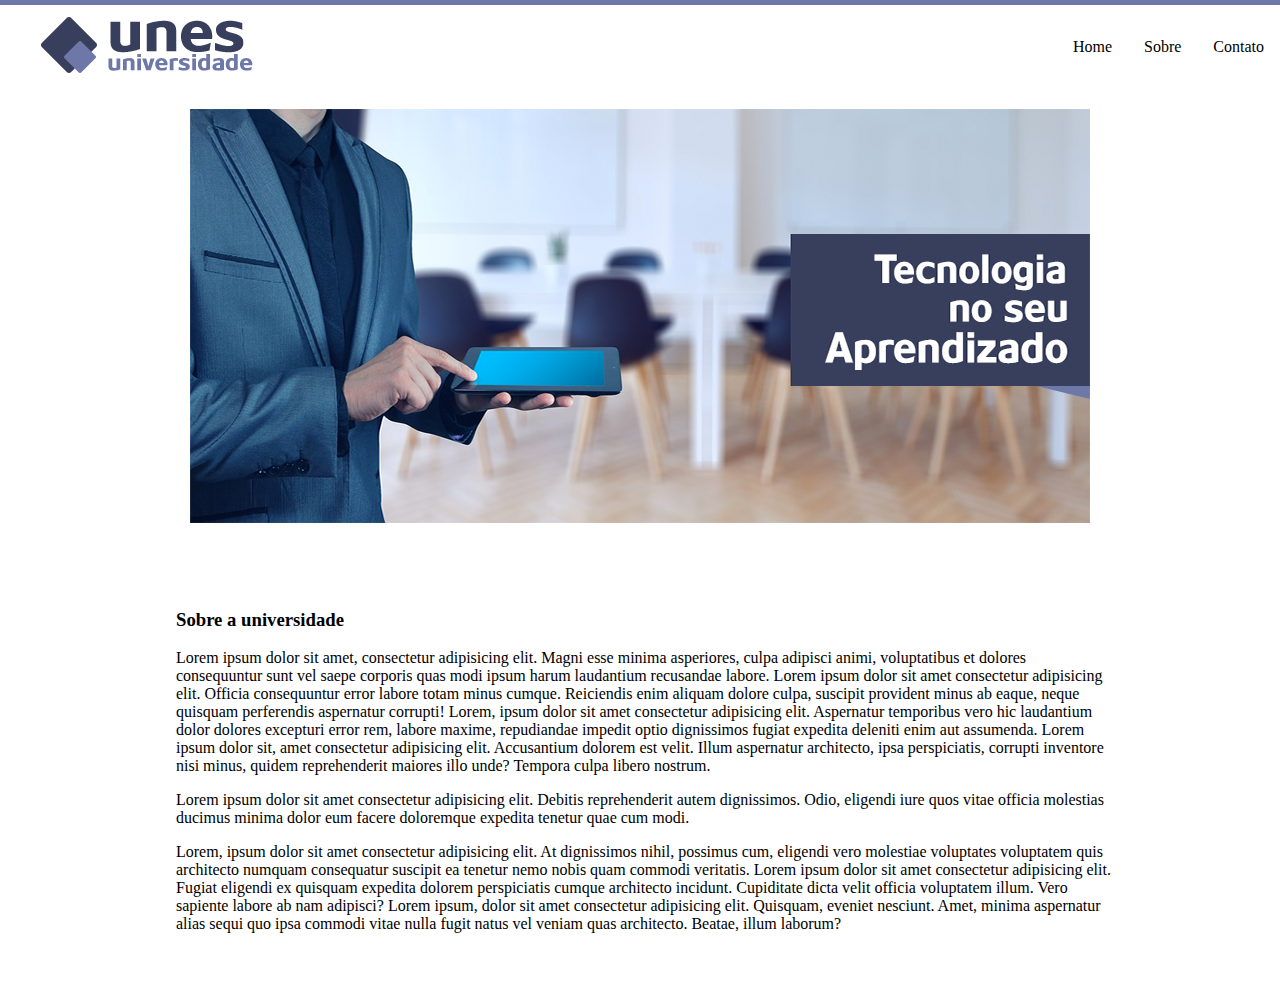
<file: index.html>
<!DOCTYPE html>
<html lang="pt-BR">

<head>
    <meta charset="UTF-8" />
    <meta name="viewport" content="width=device-width, initial-scale=1" />
    <title>UNES - Home</title>
    <link rel="stylesheet" href="style.css" />
</head>

<body>
    <header>
        <figure>
            <img src="logo.png" alt="Logo Universidade">
        </figure>
        <nav>
            <ul>
                <li style="float:right;"><a href="index.html">Home</a></li>
                <li style="float:right;"><a href="Sobre.html">Sobre</a></li>
                <li style="float:right;"><a href="Contato.html">Contato</a></li>
            </ul>
        </nav>
    </header>

    <main>
        <figure class="capa">
            <img src="capa.png" alt="Capa UNES">
        </figure>
        <div><h3>Sobre a universidade</h3>
        <p>Lorem ipsum dolor sit amet, consectetur adipisicing elit. Magni esse minima asperiores, culpa adipisci animi, voluptatibus et dolores consequuntur sunt vel saepe corporis quas modi ipsum harum laudantium recusandae labore. Lorem ipsum dolor sit amet consectetur adipisicing elit. Officia consequuntur error labore totam minus cumque. Reiciendis enim aliquam dolore culpa, suscipit provident minus ab eaque, neque quisquam perferendis aspernatur corrupti!
        Lorem, ipsum dolor sit amet consectetur adipisicing elit. Aspernatur temporibus vero hic laudantium dolor dolores excepturi error rem, labore maxime, repudiandae impedit optio dignissimos fugiat expedita deleniti enim aut assumenda. Lorem ipsum dolor sit, amet consectetur adipisicing elit. Accusantium dolorem est velit. Illum aspernatur architecto, ipsa perspiciatis, corrupti inventore nisi minus, quidem reprehenderit maiores illo unde? Tempora culpa libero nostrum. 
        <p>Lorem ipsum dolor sit amet consectetur adipisicing elit. Debitis reprehenderit autem dignissimos. Odio, eligendi iure quos vitae officia molestias ducimus minima dolor eum facere doloremque expedita tenetur quae cum modi.</p>
        <p>Lorem, ipsum dolor sit amet consectetur adipisicing elit. At dignissimos nihil, possimus cum, eligendi vero molestiae voluptates voluptatem quis architecto numquam consequatur suscipit ea tenetur nemo nobis quam commodi veritatis. Lorem ipsum dolor sit amet consectetur adipisicing elit. Fugiat eligendi ex quisquam expedita dolorem perspiciatis cumque architecto incidunt. Cupiditate dicta velit officia voluptatem illum. Vero sapiente labore ab nam adipisci? Lorem ipsum, dolor sit amet consectetur adipisicing elit. Quisquam, eveniet nesciunt. Amet, minima aspernatur alias sequi quo ipsa commodi vitae nulla fugit natus vel veniam quas architecto. Beatae, illum laborum? </p></div>
 

        
   


    </main>

</body>
</html>
</file>
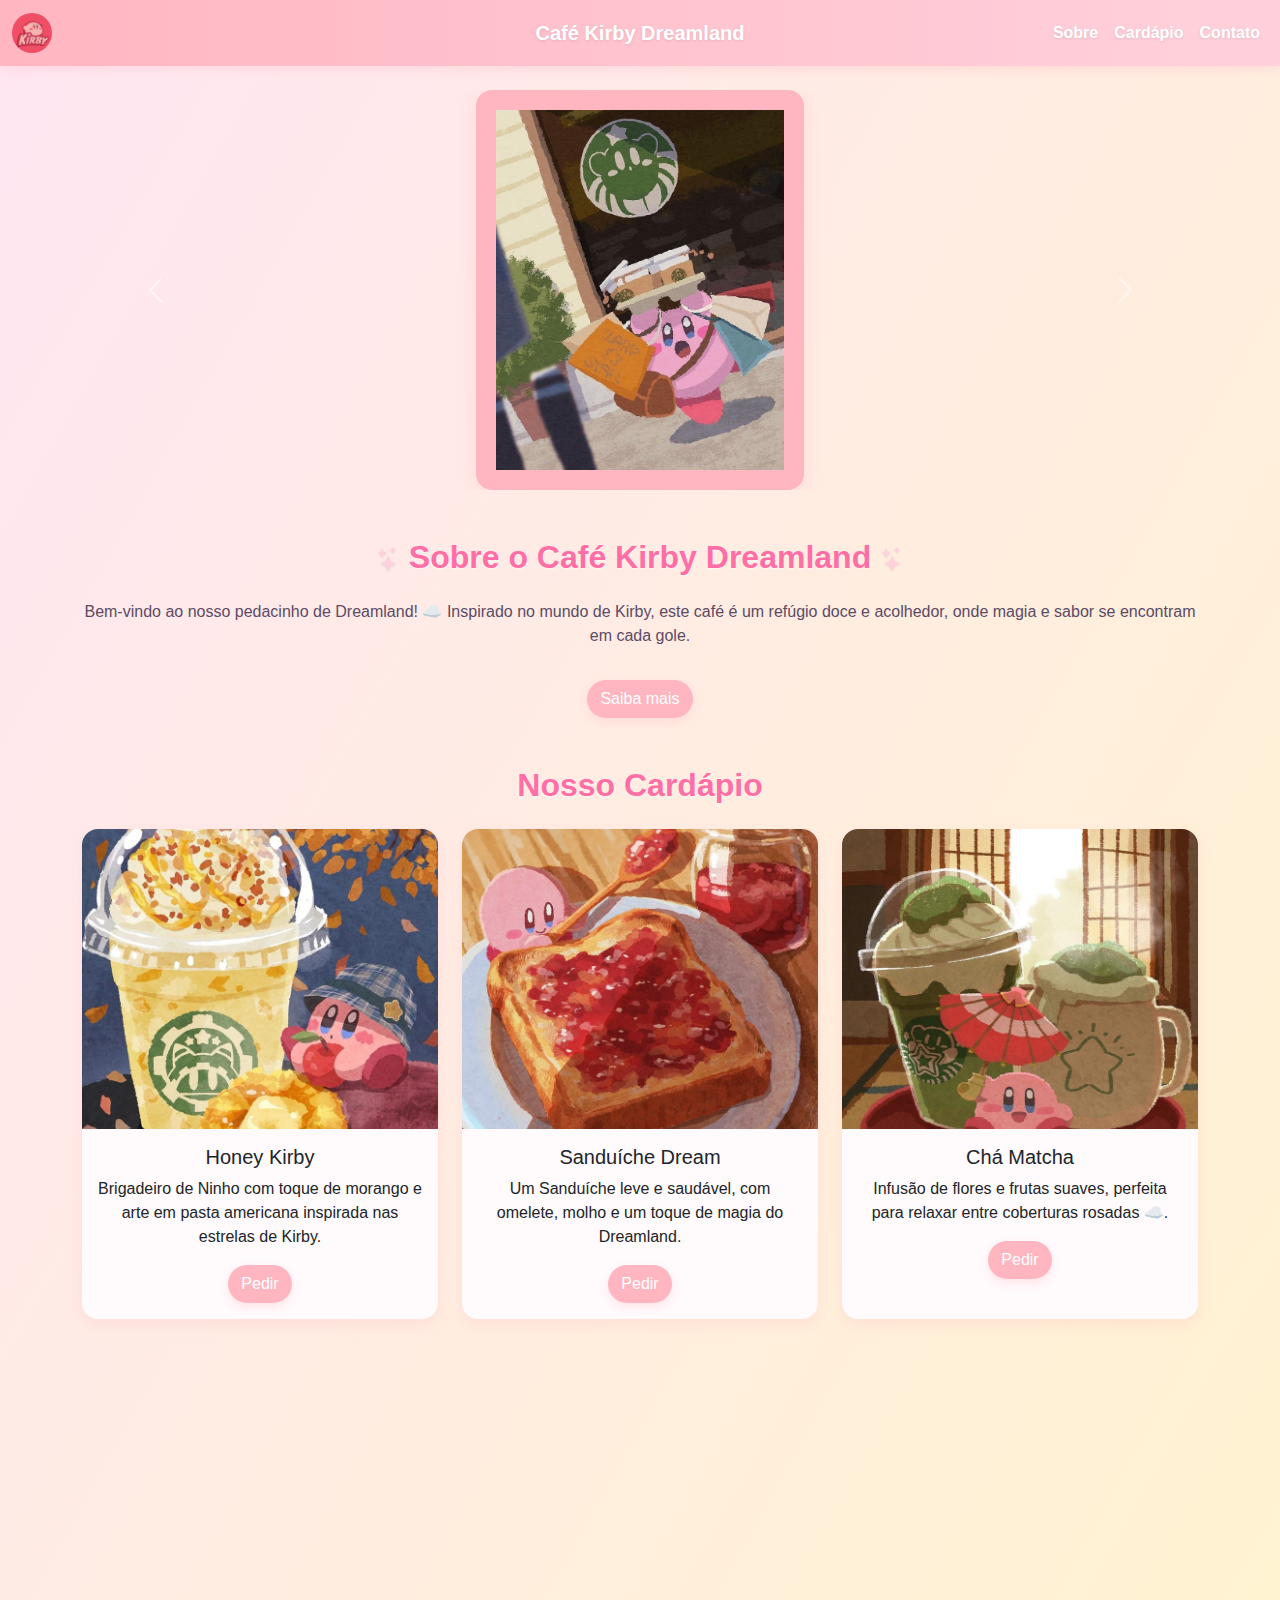
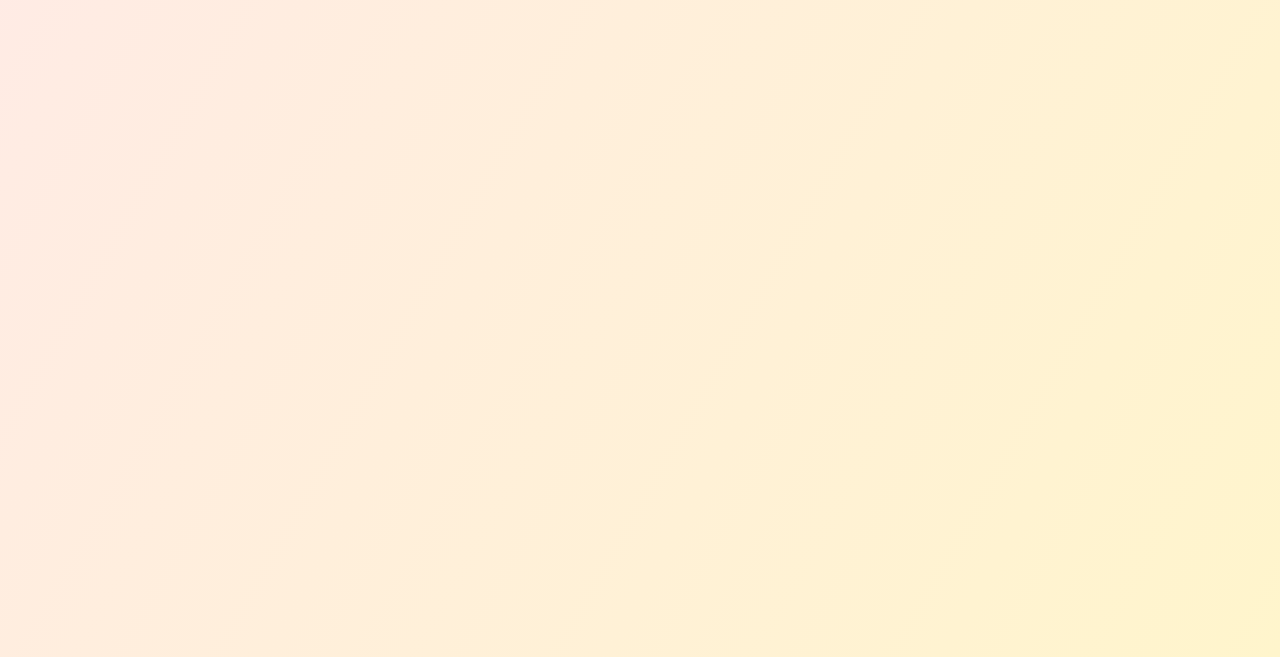
<file: café.html>
<!DOCTYPE html>
<html lang="pt-br">
<head>
  <meta charset="UTF-8">
  <meta name="viewport" content="width=device-width, initial-scale=1.0">
  <title>Café Kirby Dreamland</title>
  <link href="https://cdn.jsdelivr.net/npm/bootstrap@5.3.0/dist/css/bootstrap.min.css" rel="stylesheet">
  <link href="https://cdn.jsdelivr.net/npm/bootstrap-icons@1.10.5/font/bootstrap-icons.css" rel="stylesheet">
 <link rel="stylesheet" href="stylecafé.css">
</head>
<body>


  <nav class="navbar navbar-expand-sm navbar-dark topo">
    <div class="container-fluid d-flex justify-content-between align-items-center">
      <a class="navbar-brand" href="café.html">
        <img src="Logo.jpeg" alt="Logo" style="width:40px;" class="rounded-pill">
      </a>
  
     
      <a class="navbar-brand" id="topo" href="café.html">
         Café Kirby Dreamland
      </a>
        <div class="collapse navbar-collapse justify-content-end" id="navbarNav">
        <ul class="navbar-nav">
          <li class="nav-item"><a class="nav-link" href="#sobre">Sobre</a></li>
          <li class="nav-item"><a class="nav-link" href="#cardapio">Cardápio</a></li>
          <li class="nav-item"><a class="nav-link" href="#contato">Contato</a></li>
        </ul>
      </div>
    </div>
  </nav>  




  <div id="demo" class="carousel slide container mt-4 fade-in" data-bs-ride="carousel">
    <div class="carousel-inner rounded-4">
      <div class="carousel-item active">
        <img src="shop4.jpeg" class="d-block w-60" alt="Café">
      </div>
      <div class="carousel-item">
        <img src="shop3.jpeg" class="d-block w-60" alt="Cupcake Dream">
      </div>
      <div class="carousel-item">
        <img src="shopk.jpeg" class="d-block w-60" alt="Ambiente">
      </div>
    </div>
    <button class="carousel-control-prev" type="button" data-bs-target="#demo" data-bs-slide="prev">
      <span class="carousel-control-prev-icon"></span>
    </button>
    <button class="carousel-control-next" type="button" data-bs-target="#demo" data-bs-slide="next">
      <span class="carousel-control-next-icon"></span>
    </button>
  </div>

  
  <section id="sobre" class="container my-5 text-center fade-in">
    <h2 class="mb-4"><i class="bi bi-stars icon-decor"></i> Sobre o Café Kirby Dreamland <i class="bi bi-stars icon-decor"></i></h2>
    <p> Bem-vindo ao nosso pedacinho de Dreamland! ☁️ Inspirado no mundo de Kirby, este café é um refúgio doce e acolhedor, onde magia e sabor se encontram em cada gole.</p>
    <button class="btn btn-custom mt-3" data-bs-toggle="modal" data-bs-target="#modalSobre">Saiba mais</button>
  </section>


  <div class="modal fade" id="modalSobre" tabindex="-1" aria-hidden="true">
    <div class="modal-dialog modal-dialog-centered">
      <div class="modal-content">
        <div class="modal-header">
          <h5 class="modal-title">História do Café Kirby Dreamland</h5>
          <button type="button" class="btn-close" data-bs-dismiss="modal"></button>
        </div>
        <div class="modal-body">
          O Café Kirby Dreamland nasceu para unir o aconchego dos jogos Kirby e a alegria mágica do universo Nitendo!  
          Cada detalhe foi pensado para transportar você a um mundo de nuvens cor-de-rosa, cheirinho de bolo e cafés encantados.
        </div>
      </div>
    </div>
  </div>


  <section id="cardapio" class="container my-5 fade-in">
    <h2 class="text-center mb-4"><i class="bi bi-cupcake icon-decor"></i> Nosso Cardápio</h2>
    <div class="row g-4">
      <div class="col-md-4 d-flex">
        <div class="card">
          <img src="kirby art.jpeg" class="card-img-top" alt="Honey Kirby">
          <div class="card-body text-center">
            <h5 class="card-title">Honey Kirby</h5>
            <p class="card-text">Brigadeiro de Ninho com toque de morango e arte em pasta americana inspirada nas estrelas de Kirby.</p>
            <button class="btn btn-custom">Pedir</button>
          </div>
        </div>
      </div>
      <div class="col-md-4 d-flex">
        <div class="card">
          <img src="sanduiche.jpeg" class="card-img-top" alt="Sanduíche Dream">
          <div class="card-body text-center">
            <h5 class="card-title">Sanduíche Dream</h5>
            <p class="card-text">Um Sanduíche leve e saudável, com omelete, molho e um toque de magia do Dreamland.</p>
            <button class="btn btn-custom">Pedir</button>
          </div>
        </div>
      </div>
      <div class="col-md-4 d-flex">
        <div class="card">
          <img src="transferir.jpeg" class="card-img-top" alt="Matcha Tea">
          <div class="card-body text-center">
            <h5 class="card-title">Chá Matcha</h5>
            <p class="card-text">Infusão de flores e frutas suaves, perfeita para relaxar entre coberturas rosadas ☁️.</p>
            <button class="btn btn-custom">Pedir</button>
          </div>
        </div>
      </div>
    </div>
  </section>

  <section id="cardapio" class="container my-5 fade-in">
  <div class="container mt-3">
    <h2 class="text-center mb-4"><i class="bi bi-cupcake icon-decor"></i> Curiosidades Doces</h2>
    <div id="accordion">
      <div class="card">
        <div class="card-header">
          <a class="btn" data-bs-toggle="collapse" href="#collapseOne">
            Quem criou o Café Kirby Dreamland?
          </a>
        </div>
        <div id="collapseOne" class="collapse show" data-bs-parent="#accordion">
          <div class="card-body">
            Fãs apaixonados por Kirby! Criamos um espaço mágico para unir café, arte e doçura.
          </div>
          </div>
        </div>
      </div>
      <div class="card">
        <div class="card-header">
          <a class="collapsed btn" data-bs-toggle="collapse" href="#collapseTwo">
            Vocês vendem produtos temáticos?
        </a>
        </div>
        <div id="collapseTwo" class="collapse" data-bs-parent="#accordion">
          <div class="card-body">
            Sim! Temos canecas, docinhos e brinquedos inspirados no universo de Kirby e Nitendo.
          </div>
        </div>
      </div>


  <section id="contato" class="container my-5 fade-in">
    <h2 class="text-center mb-4"><i class="bi bi-envelope-heart icon-decor"></i> Reserve sua mesa</h2>
    <form class="mx-auto" style="max-width: 600px;">
      <div class="mb-3">
        <label class="form-label">Nome</label>
        <input type="text" class="form-control" placeholder="Seu nome completo">
      </div>
      <div class="mb-3">
        <label class="form-label">E-mail</label>
        <input type="email" class="form-control" placeholder="seuemail@email.com">
      </div>
      <div class="mb-3">
        <label class="form-label">Mensagem / Pedido</label>
        <textarea class="form-control" rows="3" placeholder="Deixe sua mensagem"></textarea>
      </div>
      <button type="submit" class="btn btn-custom w-100">Enviar</button>
    </form>
  </section>


  <footer>
    <p> ☁️ Um pedacinho de Kirby ☁️</p>
    <div>
      <i class="bi bi-instagram"></i>
      <i class="bi bi-stars"></i>
      <i class="bi bi-heart-fill"></i>
    </div>
  </footer>


  <script src="https://cdn.jsdelivr.net/npm/bootstrap@5.3.0/dist/js/bootstrap.bundle.min.js"></script>
  <script>
    const fadeElements = document.querySelectorAll('.fade-in');
    function checkFade() {
      fadeElements.forEach(el => {
        const rect = el.getBoundingClientRect();
        if (rect.top < window.innerHeight - 100) el.classList.add('show');
      });
    }
    window.addEventListener('scroll', checkFade);
    window.addEventListener('load', checkFade);
  </script>

</body>
</html>
</file>
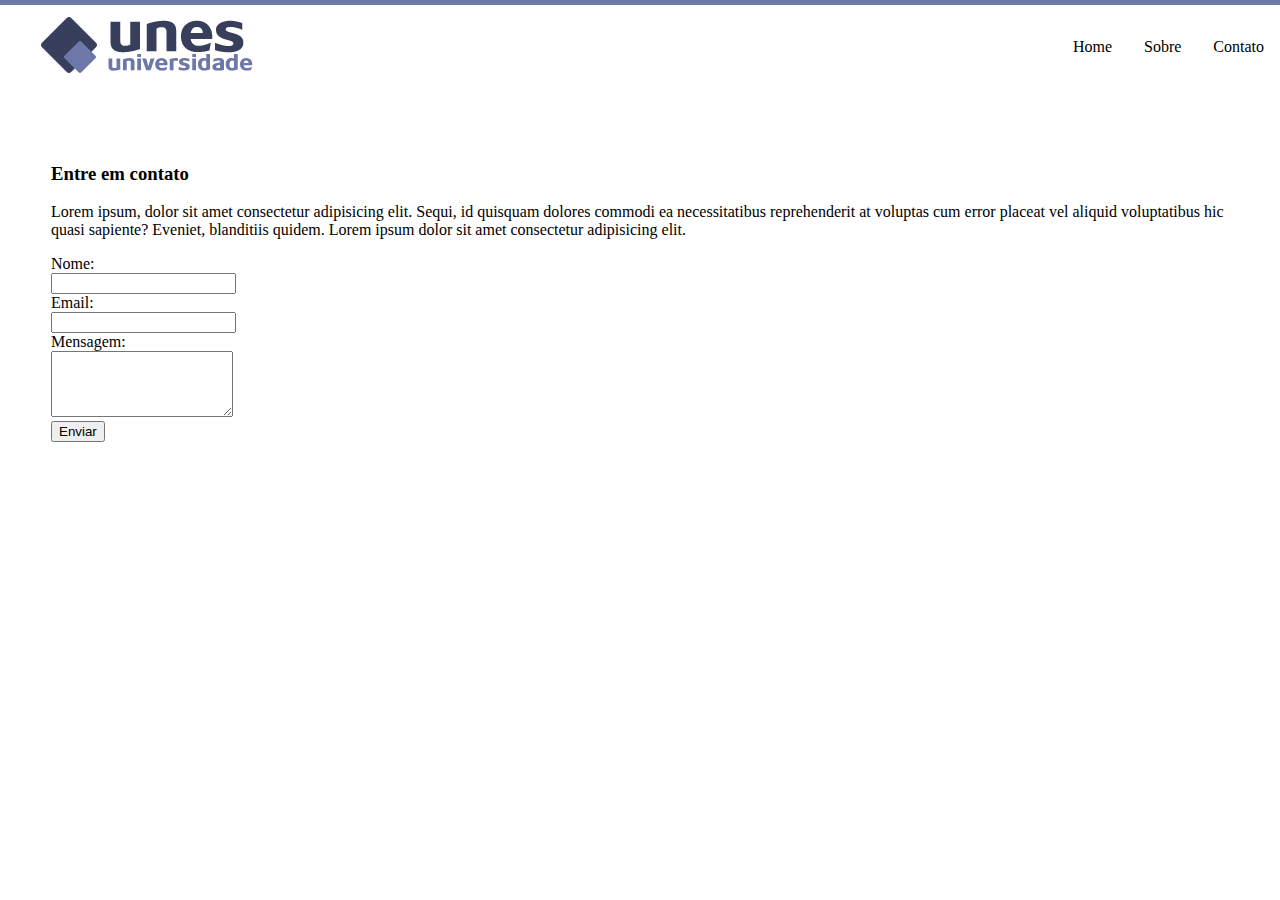
<file: Contato.html>
<!DOCTYPE html>
<html lang="pt-BR">
<head>
    <meta charset="UTF-8" />
    <meta name="viewport" content="width=device-width, initial-scale=1" />
    <title>UNES - Contato</title>
    <link rel="stylesheet" href="style.css" />
</head>
<body>
    <header>
        <figure> 
            <img src="logo.png" alt="Logo Universidade">
        </figure>
        <nav>
            <ul>
                <li style="float:right;"><a href="Home.html">Home</a></li>
                <li style="float:right;"><a href="Sobre.html">Sobre</a></li>
                <li style="float:right;"><a href="Contato.html">Contato</a></li>   
            </ul>
        </nav>
    </header>

    <main>
        <section class="contato">
            <h3> Entre em contato</h3>
            <p>Lorem ipsum, dolor sit amet consectetur adipisicing elit. Sequi, id quisquam dolores commodi ea necessitatibus reprehenderit at voluptas cum error placeat vel aliquid voluptatibus hic quasi sapiente? Eveniet, blanditiis quidem. Lorem ipsum dolor sit amet consectetur adipisicing elit.</p>
            <form action="#" method="post">
                <label for="nome">Nome:</label><br />
                <input type="text" id="nome" name="nome" required /><br />

                <label for="email">Email:</label><br />
                <input type="email" id="email" name="email" required /><br />

                <label for="mensagem">Mensagem:</label><br />
                <textarea id="mensagem" name="mensagem" rows="4" required></textarea><br />

                <button type="submit">Enviar</button>
            </form>
        </section>
    </main>
</body>
</html>
</file>
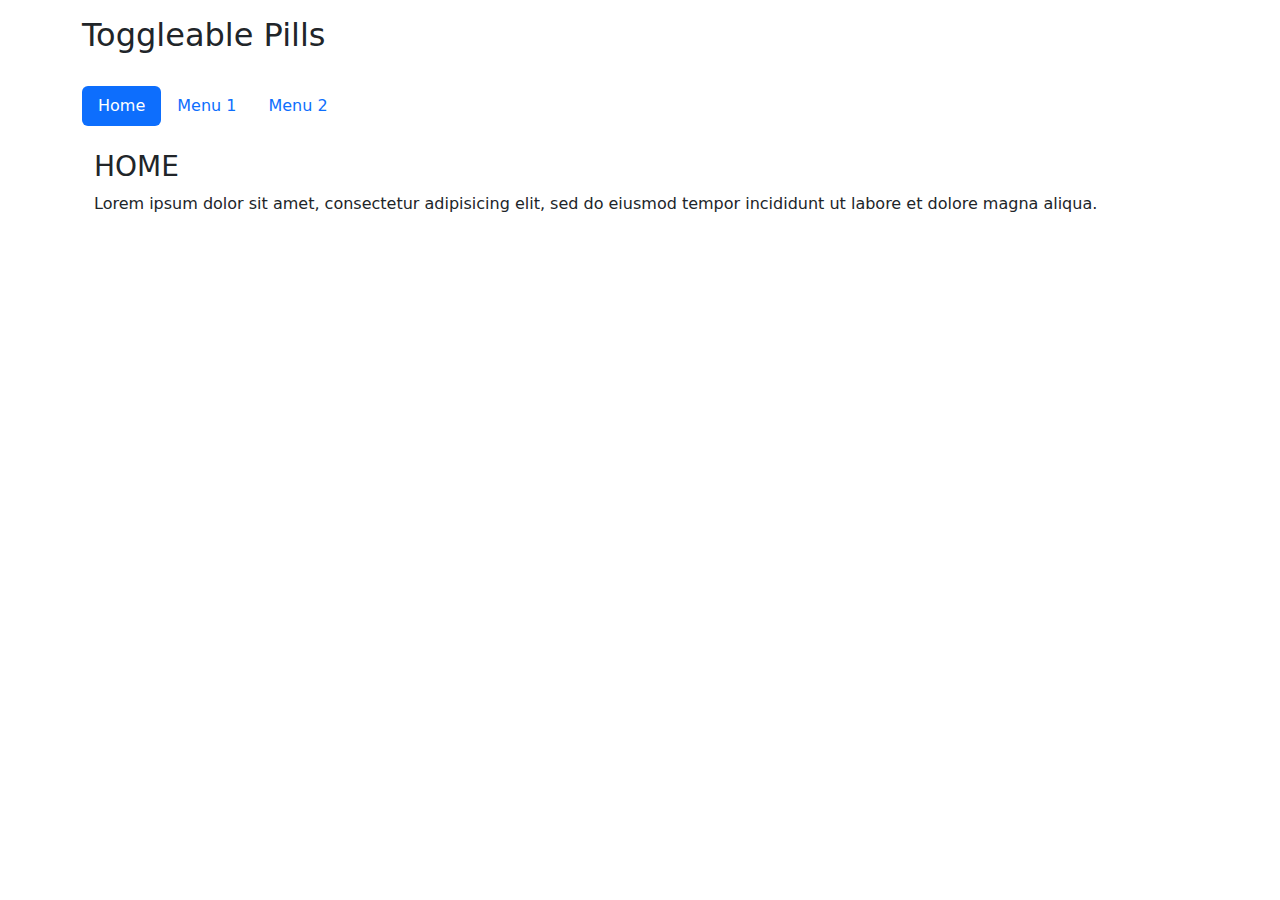
<file: indexx.html>
<!DOCTYPE html>
<html lang="en">
<head>
  <title>Bootstrap Example</title>
  <meta charset="utf-8">
  <meta name="viewport" content="width=device-width, initial-scale=1">
  <link href="https://cdn.jsdelivr.net/npm/bootstrap@5.3.3/dist/css/bootstrap.min.css" rel="stylesheet">
  <script src="https://cdn.jsdelivr.net/npm/bootstrap@5.3.3/dist/js/bootstrap.bundle.min.js"></script>
</head>
<body>

<div class="container mt-3">
  <h2>Toggleable Pills</h2>
  <br>
  <!-- Nav pills -->
  <ul class="nav nav-pills" role="tablist">
    <li class="nav-item">
      <a class="nav-link active" data-bs-toggle="pill" href="#home">Home</a>
    </li>
    <li class="nav-item">
      <a class="nav-link" data-bs-toggle="pill" href="#menu1">Menu 1</a>
    </li>
    <li class="nav-item">
      <a class="nav-link" data-bs-toggle="pill" href="#menu2">Menu 2</a>
    </li>
  </ul>

  <!-- Tab panes -->
  <div class="tab-content">
    <div id="home" class="container tab-pane active"><br>
      <h3>HOME</h3>
      <p>Lorem ipsum dolor sit amet, consectetur adipisicing elit, sed do eiusmod tempor incididunt ut labore et dolore magna aliqua.</p>
    </div>
    <div id="menu1" class="container tab-pane fade"><br>
      <h3>Menu 1</h3>
      <p>Ut enim ad minim veniam, quis nostrud exercitation ullamco laboris nisi ut aliquip ex ea commodo consequat.</p>
    </div>
    <div id="menu2" class="container tab-pane fade"><br>
      <h3>Menu 2</h3>
      <p>Sed ut perspiciatis unde omnis iste natus error sit voluptatem accusantium doloremque laudantium, totam rem aperiam.</p>
    </div>
  </div>
</div>

</body>
</html>
</file>
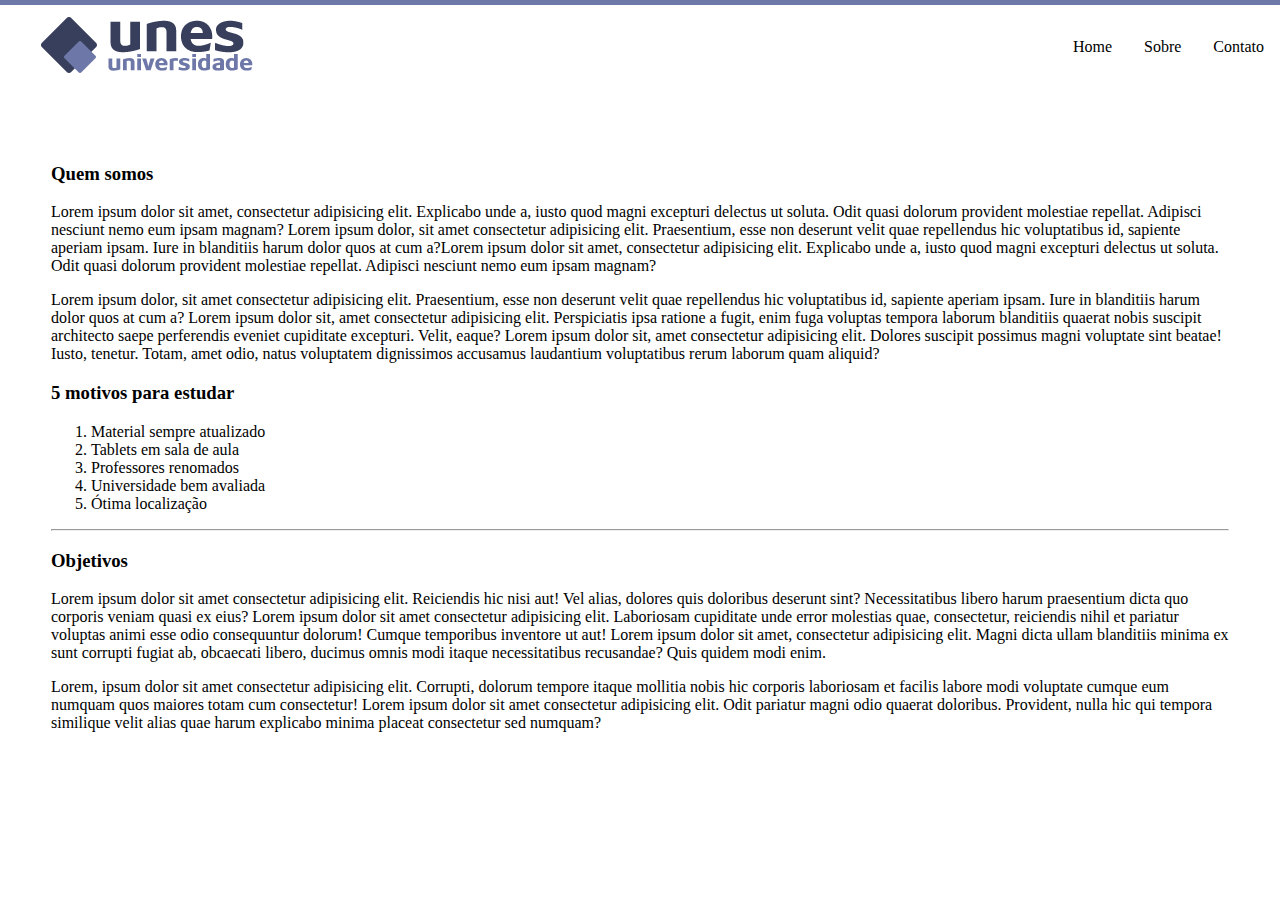
<file: Sobre.html>
<!DOCTYPE html>
<html lang="en">
<head>
    <meta charset="UTF-8" />
    <meta name="viewport" content="width=device-width, initial-scale=1.0" />
    <title>UNES - Quem somos</title>
    <link rel="stylesheet" href="style.css" />
</head>
<body>
    <header>
        <figure> 
            <img src="logo.png" alt="Logo Universidade">
        </figure>
       
        <nav>
            <ul>
                <li style="float:right;"><a href="Home.html">Home</a></li>
                <li style="float:right;"><a href="Sobre.html">Sobre</a></li>
                <li style="float:right;"><a href="Contato.html">Contato</a></li>    
            </ul>
        </nav>
    </header>

    <main>
        <section class="texto">
            <h3>Quem somos</h3>
            <p>Lorem ipsum dolor sit amet, consectetur adipisicing elit. Explicabo unde a, iusto quod magni excepturi delectus ut soluta. Odit quasi dolorum provident molestiae repellat. Adipisci nesciunt nemo eum ipsam magnam? Lorem ipsum dolor, sit amet consectetur adipisicing elit. Praesentium, esse non deserunt velit quae repellendus hic voluptatibus id, sapiente aperiam ipsam. Iure in blanditiis harum dolor quos at cum a?Lorem ipsum dolor sit amet, consectetur adipisicing elit. Explicabo unde a, iusto quod magni excepturi delectus ut soluta. Odit quasi dolorum provident molestiae repellat. Adipisci nesciunt nemo eum ipsam magnam?</p>
            <p>Lorem ipsum dolor, sit amet consectetur adipisicing elit. Praesentium, esse non deserunt velit quae repellendus hic voluptatibus id, sapiente aperiam ipsam. Iure in blanditiis harum dolor quos at cum a? Lorem ipsum dolor sit, amet consectetur adipisicing elit. Perspiciatis ipsa ratione a fugit, enim fuga voluptas tempora laborum blanditiis quaerat nobis suscipit architecto saepe perferendis eveniet cupiditate excepturi. Velit, eaque? Lorem ipsum dolor sit, amet consectetur adipisicing elit. Dolores suscipit possimus magni voluptate sint beatae! Iusto, tenetur. Totam, amet odio, natus voluptatem dignissimos accusamus laudantium voluptatibus rerum laborum quam aliquid?</p>
            <h3>5 motivos para estudar</h3>
            <ol>
                <li>Material sempre atualizado</li>
                <li>Tablets em sala de aula</li>
                <li>Professores renomados</li>
                <li>Universidade bem avaliada</li>
                <li>Ótima localização</li>
            </ol>
        <hr>
            <h3>Objetivos</h3>

        <p>Lorem ipsum dolor sit amet consectetur adipisicing elit. Reiciendis hic nisi aut! Vel alias, dolores quis doloribus deserunt sint? Necessitatibus libero harum praesentium dicta quo corporis veniam quasi ex eius? Lorem ipsum dolor sit amet consectetur adipisicing elit. Laboriosam cupiditate unde error molestias quae, consectetur, reiciendis nihil et pariatur voluptas animi esse odio consequuntur dolorum! Cumque temporibus inventore ut aut! Lorem ipsum dolor sit amet, consectetur adipisicing elit. Magni dicta ullam blanditiis minima ex sunt corrupti fugiat ab, obcaecati libero, ducimus omnis modi itaque necessitatibus recusandae? Quis quidem modi enim.</p>
        <p>Lorem, ipsum dolor sit amet consectetur adipisicing elit. Corrupti, dolorum tempore itaque mollitia nobis hic corporis laboriosam et facilis labore modi voluptate cumque eum numquam quos maiores totam cum consectetur! Lorem ipsum dolor sit amet consectetur adipisicing elit. Odit pariatur magni odio quaerat doloribus. Provident, nulla hic qui tempora similique velit alias quae harum explicabo minima placeat consectetur sed numquam?</p>
        </section>
    </main>

</body>
</html>
</file>
<file: style.css>
header {
    border-top-style: none;
    border-right-style: none;
    border-bottom-style: none ;
    border-left-style: none;
    border-color: rgba(0, 0, 0, 0.751);
    display: flex;
    justify-content: space-between;
    align-items: center;
}
.capa{
    display: flex;
    justify-content: center;
   }
.texto {
    text-align: left;
    border: 1px solid rgb(255, 255, 255);
    background-color: rgb(white);
    padding-top: 50px;
    padding-right: 50px;
    padding-bottom: 50px;
    padding-left: 50px;
  }
.contato {
  text-align: left;
  border: 1px solid rgb(255, 255, 255);
  background-color: rgb(white);
  padding-top: 50px;
  padding-right: 50px;
  padding-bottom: 50px;
  padding-left: 50px;
}
u.lista {
    list-style-type: disc;  
  }
body {
    margin: 0;
    padding: 0;
  }
  
ul {
    list-style-type: none;
    margin: 0;
    padding: 0;
    display: flex;
  }
  
ul li a {
    display: inline-block;
    color: rgb(0, 0, 0);
    padding: 14px 16px;
    text-decoration: none;
  }

html { 
    background-image: url(fundo2.png);
  }

body { 
    color: rgb(0, 0, 0);
    margin: 0;
    padding: 0;
  }

  div {
    border: 1px solid rgb(255, 255, 255);
    background-color: rgb(white);
    padding-top: 50px;
    padding-right: 167px;
    padding-bottom: 50px;
    padding-left: 175px;
  }
</file>
<file: stylecafé.css>
html {
  scroll-behavior: smooth;
}
body {
  background: linear-gradient(to bottom right, #ffe6f2, #fff5cc);
  font-family: 'Poppins', sans-serif;
  color: #5b4b66;
  overflow-x: hidden;
}
.navbar {
  background: linear-gradient(90deg, #ffb6c1, #ffd1dc);
  box-shadow: 0 2px 10px rgba(255, 182, 193, 0.4);
}

.navbar-brand, .nav-link {
  color: #fff;
  font-weight: 600;
  text-shadow: 0 1px 3px rgba(0,0,0,0.1);
}
.navbar-brand#topo {
  position: absolute;
  left: 50%;
  transform: translateX(-50%);
}

.navbar-brand:hover, .nav-link:hover {
  color: #fff3f8;
}
.carousel-item img {
  object-fit: cover;
  border-radius: 20px;
  box-shadow: 0 4px 20px rgba(255, 182, 193, 0.3);
  height: 400px;         
  width: auto;             
  margin: 0 auto;          
  display: block;
  object-fit: contain;    
  background-color: #ffb6c1; 
  border-radius: 16px;
  padding: 20px;
}
h2 {
  color: #ff6fa5;
  font-weight: 700;
  text-shadow: 0 1px 2px rgba(255, 255, 255, 0.7);
}
.fade-in {
  opacity: 0;
  transform: translateY(20px);
  transition: opacity 1.2s ease-out, transform 1.2s ease-out;
}
.fade-in.show {
  opacity: 1;
  transform: translateY(0);
}
.card-img-top {
  height: 300px;             
  object-fit: cover;          
  width: 100%;                
  border-top-left-radius: 16px;
  border-top-right-radius: 16px;
}
.card {
  border: none;
  border-radius: 16px;
  box-shadow: 0 6px 14px rgba(255, 182, 193, 0.25);
  background-color: #fffafc;
  transition: transform 0.3s ease, box-shadow 0.3s ease;
}
.card:hover {
  transform: translateY(-6px);
  box-shadow: 0 10px 18px rgba(255, 182, 193, 0.35);
}
.btn-custom {
  background-color: #ffb6c1;
  color: #fff;
  border-radius: 30px;
  transition: 0.3s;
  box-shadow: 0 4px 8px rgba(255, 182, 193, 0.3);
}
.btn-custom:hover {
  background-color: #ff92ad;
  transform: scale(1.05);
}
footer {
  background: linear-gradient(90deg, #ffb6c1, #ffd1dc);
  color: #fff;
  padding: 20px 0;
  text-align: center;
  box-shadow: 0 -4px 8px rgba(255, 182, 193, 0.3);
}
footer i {
  margin: 0 8px;
  font-size: 1.3rem;
  color: #fff;
}

.icon-decor {
  font-size: 1.5rem;
  color: #ffd1dc;
  text-shadow: 0 1px 2px rgba(0,0,0,0.1);
}
</file>
